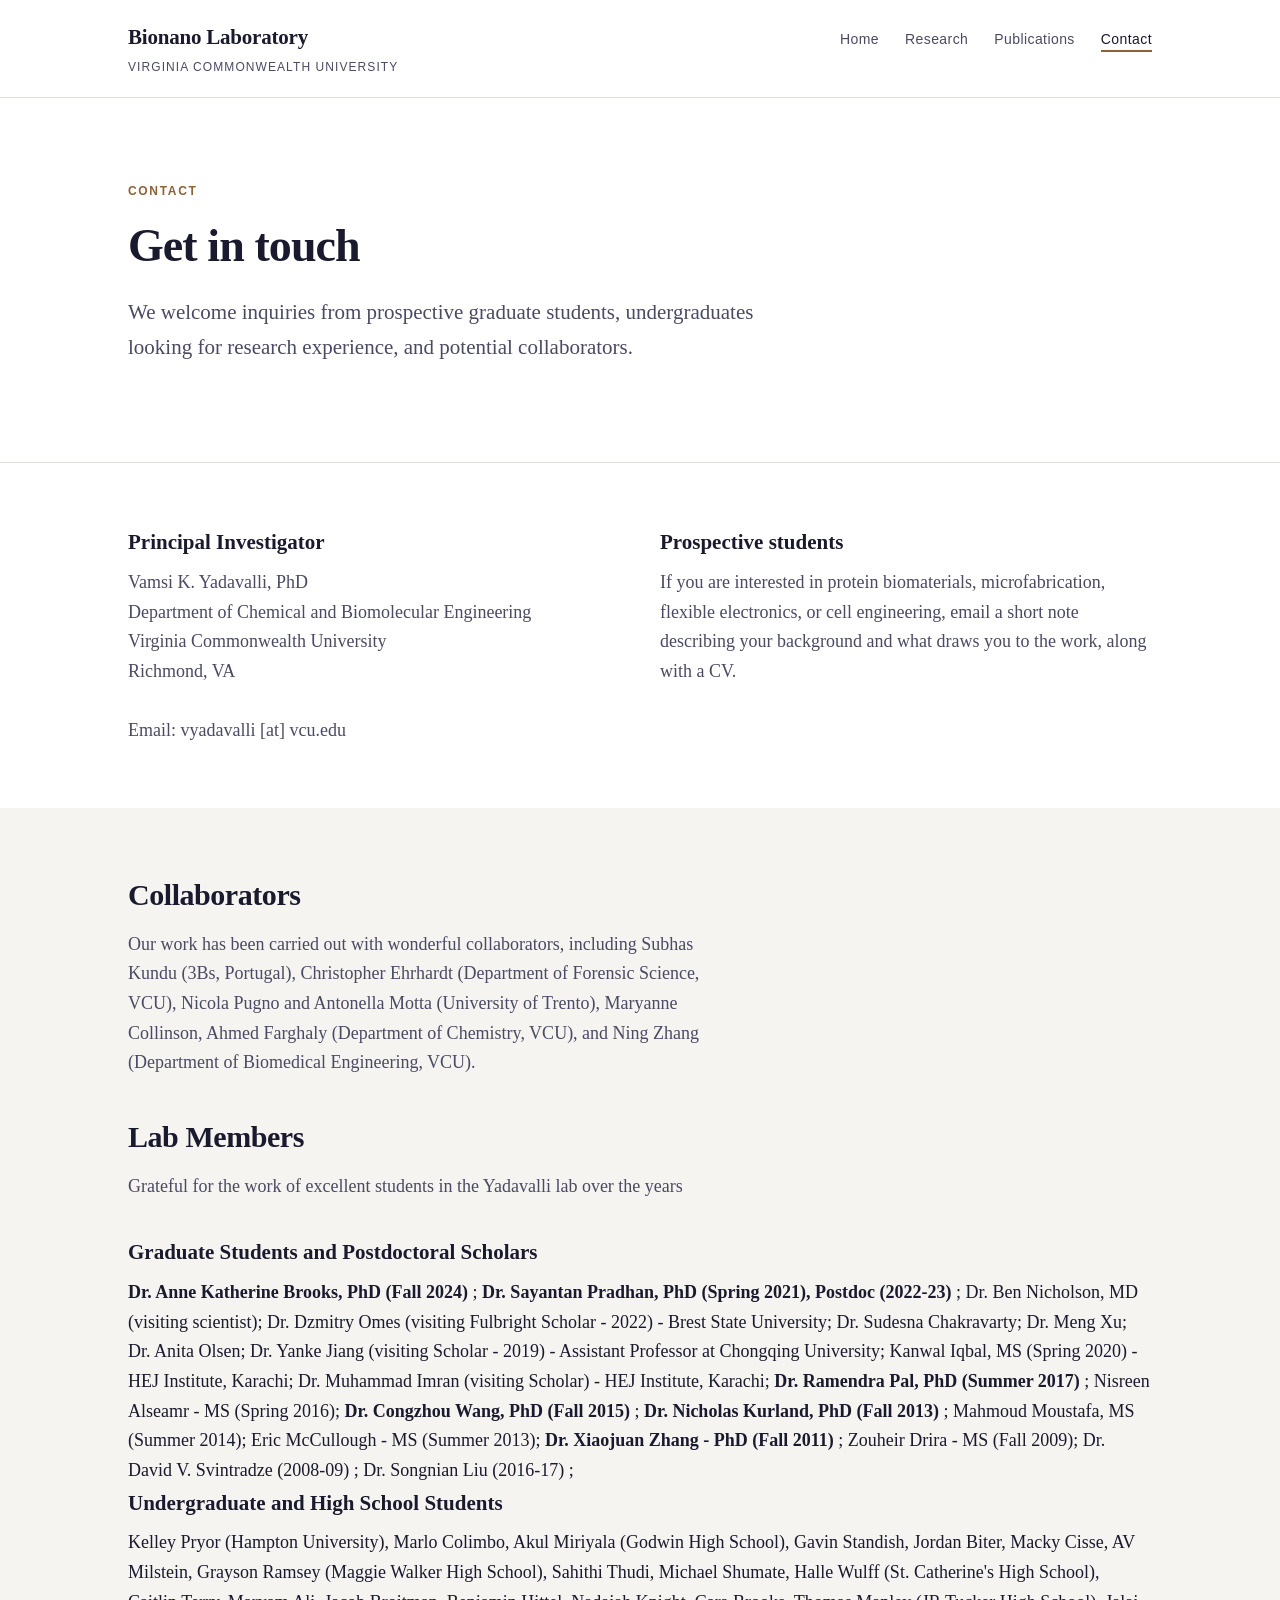
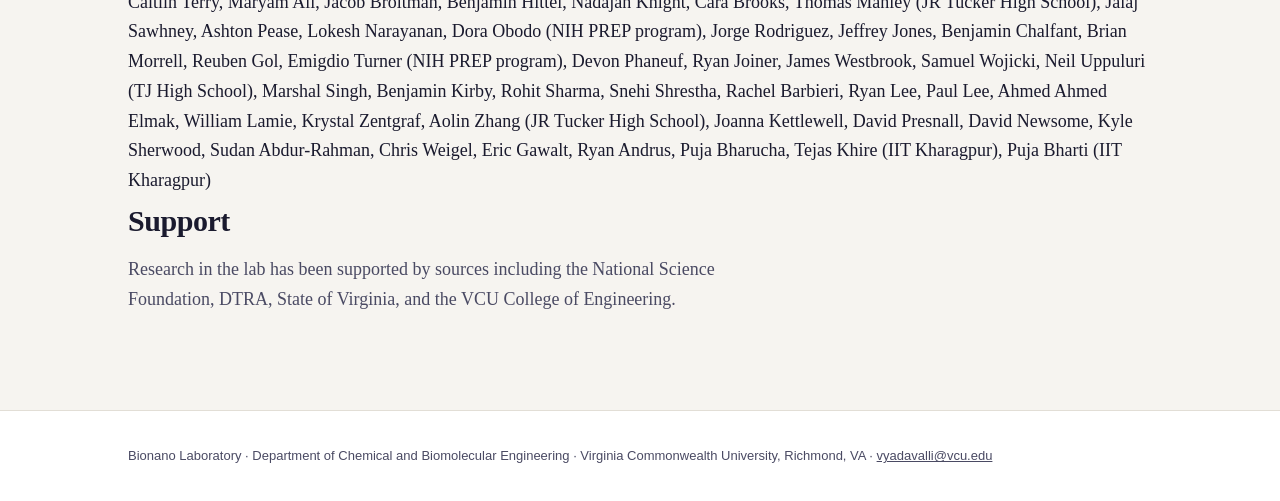
<file: contact.html>
<!DOCTYPE html>
<html lang="en">
<head>
<meta charset="utf-8">
<meta name="viewport" content="width=device-width, initial-scale=1">
<title>Contact &mdash; Bionano Laboratory, VCU</title>
<meta name="description" content="Contact the Bionano Laboratory at Virginia Commonwealth University, and information for prospective students.">
<link rel="stylesheet" href="style.css">
</head>
<body>

<header class="site">
  <div class="wrap">
    <a class="brand" href="index.html">Bionano Laboratory<span>Virginia Commonwealth University</span></a>
    <nav>
      <ul>
        <li><a href="index.html">Home</a></li>
        <li><a href="research.html">Research</a></li>
        <li><a href="publications.html">Publications</a></li>
        <li><a class="active" href="contact.html">Contact</a></li>
      </ul>
    </nav>
  </div>
</header>

<div class="hero">
  <div class="wrap">
    <p class="kicker">Contact</p>
    <h1>Get in touch</h1>
    <p class="lede">We welcome inquiries from prospective graduate students, undergraduates looking for research experience, and potential collaborators.</p>
  </div>
</div>

<section>
  <div class="wrap">
    <div class="contact-grid">
      <div>
        <h3>Principal Investigator</h3>
        <address>
          Vamsi K. Yadavalli, PhD <br>
          Department of Chemical and Biomolecular Engineering<br>
          Virginia Commonwealth University<br>
          Richmond, VA<br><br>
          Email: vyadavalli [at] vcu.edu
        </address>
      </div>
      <div>
        <h3>Prospective students</h3>
        <p class="sub">If you are interested in protein biomaterials, microfabrication, flexible electronics, or cell engineering, email a short note describing your background and what draws you to the work, along with a CV.</p>
      </div>
    </div>
  </div>
</section>

<section class="tint">
  <div class="wrap">
    <h2>Collaborators</h2>
    <p class="sub">Our work has been carried out with wonderful collaborators, including Subhas Kundu (3Bs, Portugal), Christopher Ehrhardt (Department of Forensic Science, VCU), Nicola Pugno and Antonella Motta (University of Trento), Maryanne Collinson, Ahmed Farghaly (Department of Chemistry, VCU), and Ning Zhang (Department of Biomedical Engineering, VCU).</p>

    <h2>Lab Members</h2>
    <p class="sub">Grateful for the work of excellent students in the Yadavalli lab over the years</p>

<h3>Graduate Students and Postdoctoral Scholars</h3>
<b> Dr. Anne Katherine Brooks, PhD (Fall 2024) </b>;
<b> Dr. Sayantan Pradhan, PhD (Spring 2021), Postdoc (2022-23) </b>; 
Dr. Ben Nicholson, MD (visiting scientist);
Dr. Dzmitry Omes (visiting Fulbright Scholar - 2022) - Brest State University; 
Dr. Sudesna Chakravarty;
Dr. Meng Xu;
Dr. Anita Olsen;
Dr. Yanke Jiang (visiting Scholar - 2019) - Assistant Professor at Chongqing University;
Kanwal Iqbal, MS (Spring 2020) - HEJ Institute, Karachi;
Dr. Muhammad Imran (visiting Scholar) - HEJ Institute, Karachi;
<b> Dr. Ramendra Pal, PhD (Summer 2017) </b>;
Nisreen Alseamr - MS (Spring 2016);
<b> Dr. Congzhou Wang, PhD (Fall 2015) </b>;
<b> Dr. Nicholas Kurland, PhD (Fall 2013) </b>; 
Mahmoud Moustafa, MS (Summer 2014);
Eric McCullough - MS (Summer 2013);
<b> Dr. Xiaojuan Zhang - PhD (Fall 2011) </b>;
Zouheir Drira - MS (Fall 2009);
Dr. David V. Svintradze (2008-09) ;
Dr. Songnian Liu (2016-17) ;

<br>

<h3>Undergraduate and High School Students</h3>
Kelley Pryor (Hampton University),
Marlo Colimbo,
Akul Miriyala (Godwin High School),
Gavin Standish,
Jordan Biter,
Macky Cisse,
AV Milstein,
Grayson Ramsey (Maggie Walker High School),
Sahithi Thudi,
Michael Shumate,
Halle Wulff (St. Catherine's High School),
Caitlin Terry,
Maryam Ali,
Jacob Broitman,
Benjamin Hittel,
Nadajah Knight,
Cara Brooks,
Thomas Manley (JR Tucker High School),
Jalaj Sawhney,
Ashton Pease,
Lokesh Narayanan,
Dora Obodo (NIH PREP program),
Jorge Rodriguez,
Jeffrey Jones,
Benjamin Chalfant,
Brian Morrell,
Reuben Gol,
Emigdio Turner (NIH PREP program),
Devon Phaneuf,
Ryan Joiner,
James Westbrook,
Samuel Wojicki,
Neil Uppuluri (TJ High School),
Marshal Singh,
Benjamin Kirby,
Rohit Sharma,
Snehi Shrestha,
Rachel Barbieri,
Ryan Lee,
Paul Lee,
Ahmed Ahmed Elmak,
William Lamie,
Krystal Zentgraf,
Aolin Zhang (JR Tucker High School),
Joanna Kettlewell,
David Presnall,
David Newsome,
Kyle Sherwood,
Sudan Abdur-Rahman,
Chris Weigel,
Eric Gawalt,
Ryan Andrus,
Puja Bharucha,
Tejas Khire (IIT Kharagpur),
Puja Bharti (IIT Kharagpur)

    <h2>Support</h2>
    <p class="sub">Research in the lab has been supported by sources including the National Science Foundation, DTRA, State of Virginia, and the VCU College of Engineering.</p>
  </div>
</section>

<footer class="site">
  <div class="wrap">
    Bionano Laboratory &middot; Department of Chemical and Biomolecular Engineering &middot; Virginia Commonwealth University, Richmond, VA &middot;
    <a href="mailto:vyadavalli@vcu.edu">vyadavalli@vcu.edu</a>
  </div>
</footer>

</body>
</html>
</file>
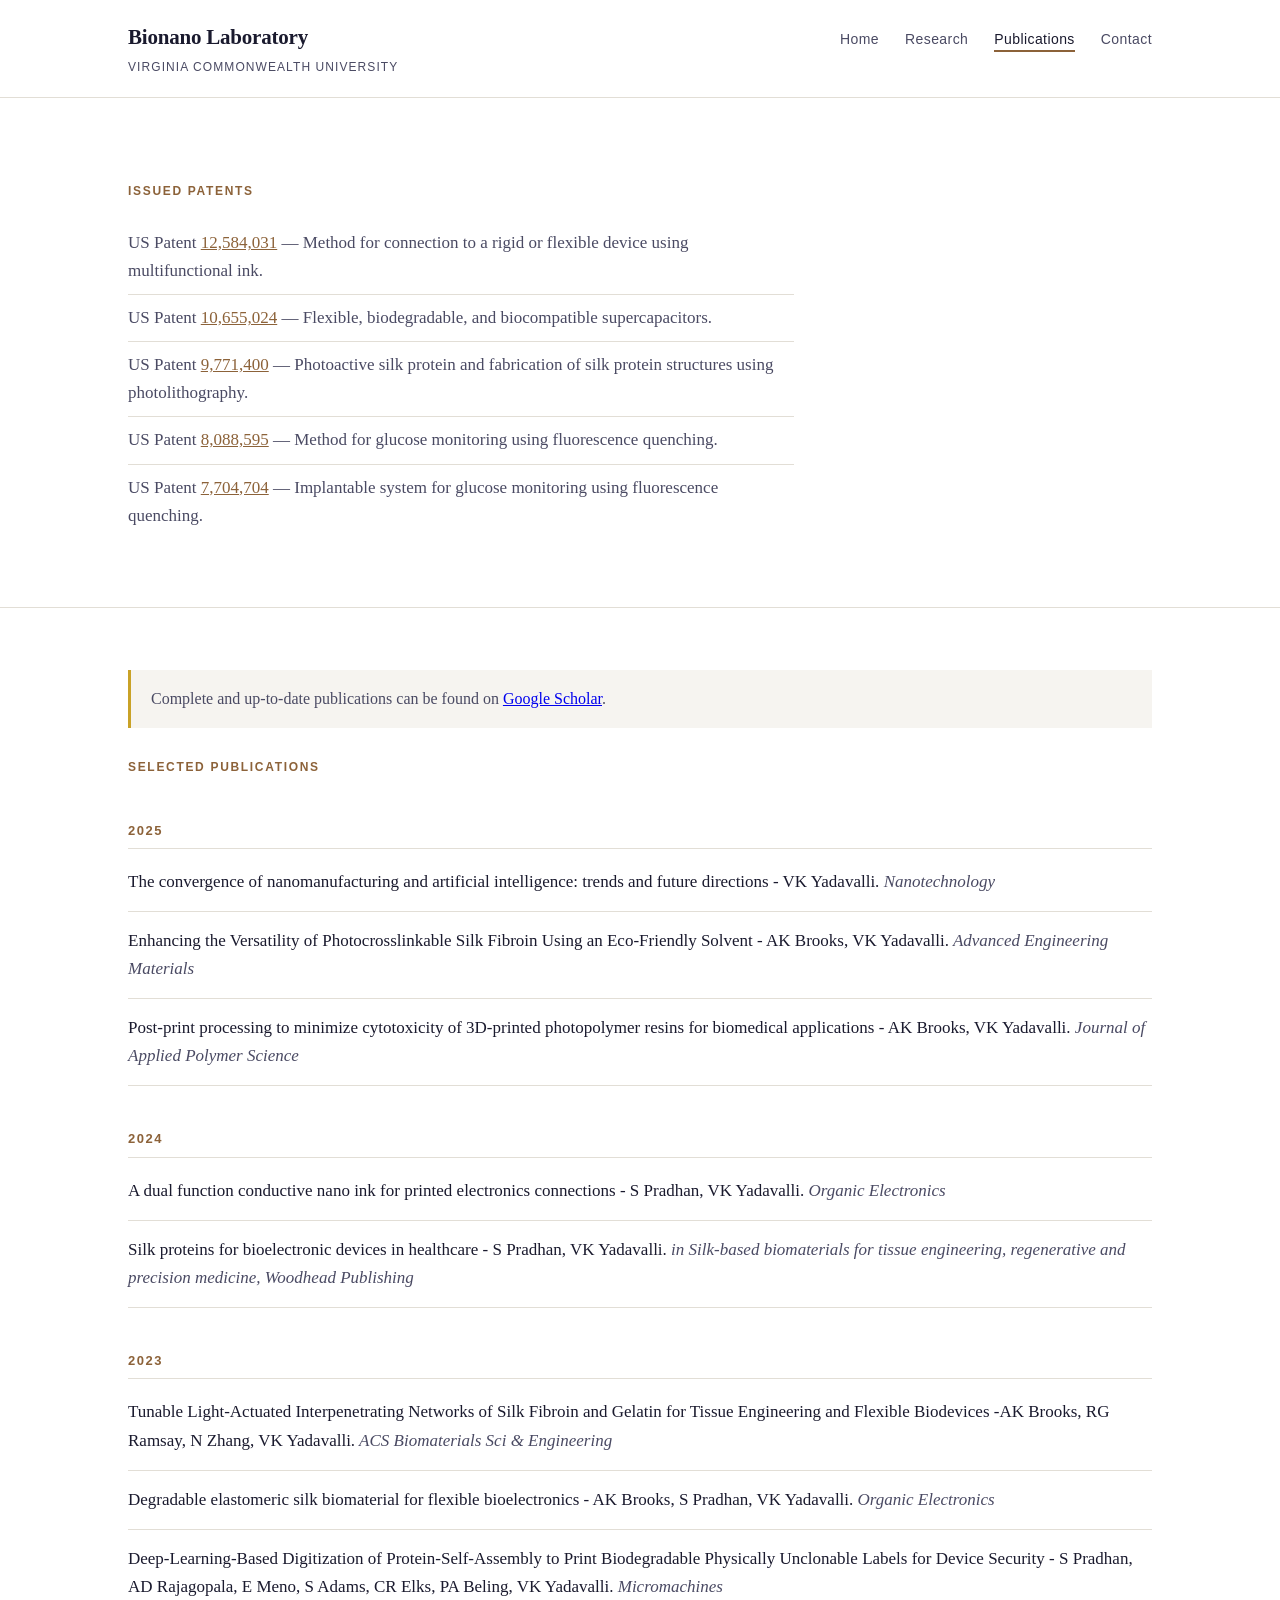
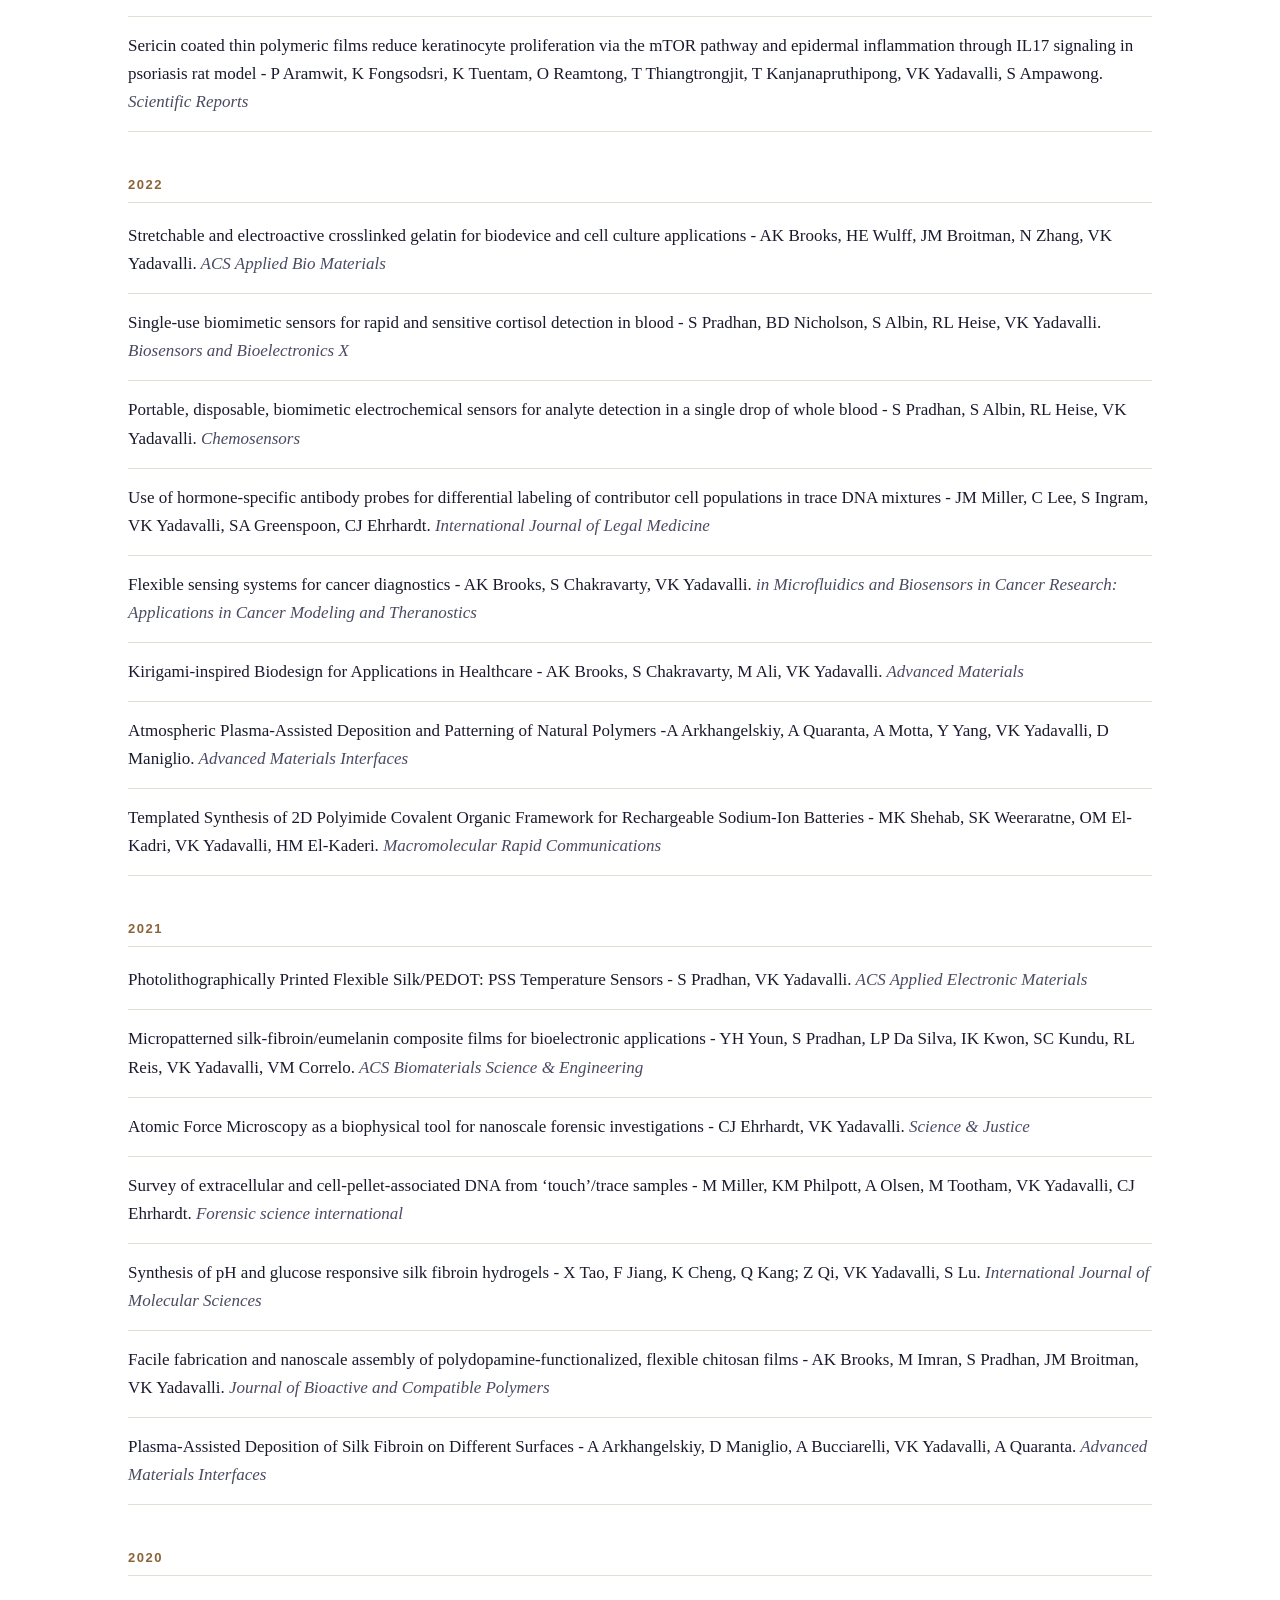
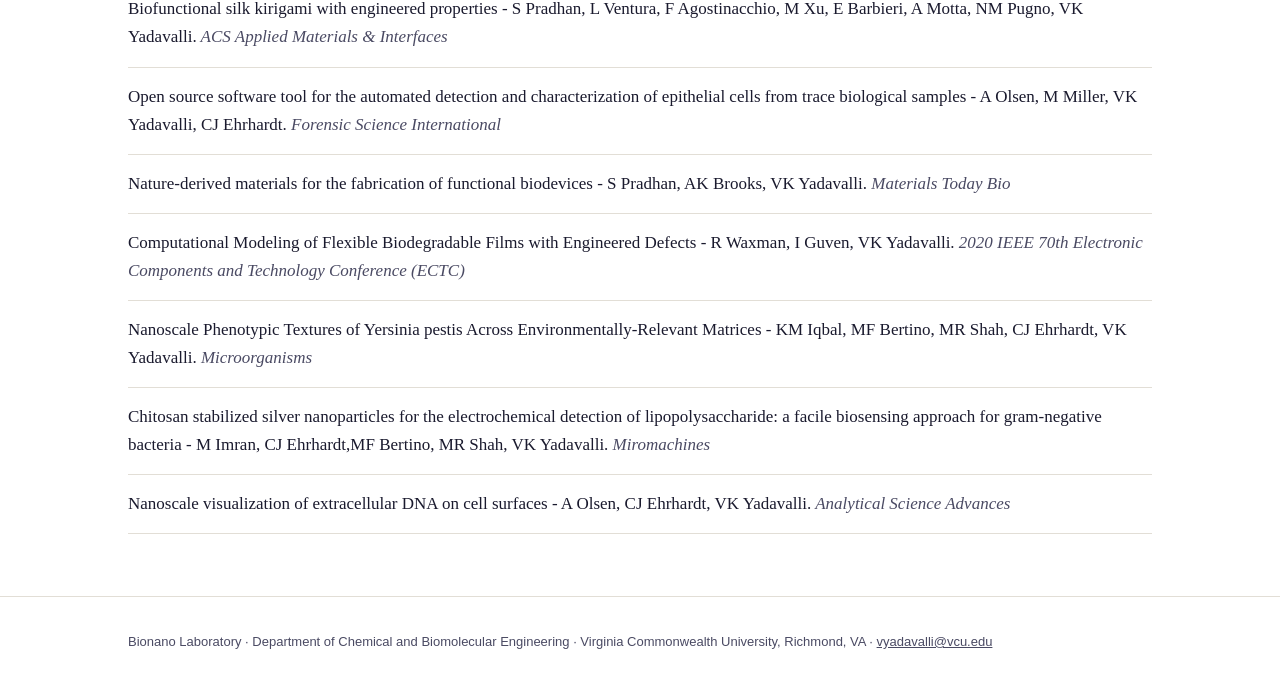
<file: publications.html>
<!DOCTYPE html>
<html lang="en">
<head>
<meta charset="utf-8">
<meta name="viewport" content="width=device-width, initial-scale=1">
<title>Publications &mdash; Bionano Laboratory, VCU</title>
<meta name="description" content="Publications and patents from the Bionano Laboratory">
<link rel="stylesheet" href="style.css">
</head>
<body>

<header class="site">
  <div class="wrap">
    <a class="brand" href="index.html">Bionano Laboratory<span>Virginia Commonwealth University</span></a>
    <nav>
      <ul>
        <li><a href="index.html">Home</a></li>
        <li><a href="research.html">Research</a></li>
        <li><a class="active" href="publications.html">Publications</a></li>
        <li><a href="contact.html">Contact</a></li>
      </ul>
    </nav>
  </div>
</header>

<div class="hero">
  <div class="wrap">
    <p class="kicker">Issued Patents</p>
<!--    <h1>Selected work</h1> -->
    <ul class="patents">
      <li>US Patent <a href="https://patents.justia.com/patent/12584031">12,584,031</a> &mdash; Method for connection to a rigid or flexible device using multifunctional ink.</li>
      <li>US Patent <a href="https://patents.justia.com/patent/10655024">10,655,024</a> &mdash; Flexible, biodegradable, and biocompatible supercapacitors.</li>
      <li>US Patent <a href="https://patents.justia.com/patent/9771400">9,771,400</a> &mdash; Photoactive silk protein and fabrication of silk protein structures using photolithography.</li>
      <li>US Patent <a href="https://patents.justia.com/patent/8088595">8,088,595</a> &mdash; Method for glucose monitoring using fluorescence quenching.</li>
      <li>US Patent <a href="https://patents.justia.com/patent/7704704">7,704,704</a> &mdash; Implantable system for glucose monitoring using fluorescence quenching.</li>
    </ul>
  </div>
</div>

<section>
  <div class="wrap">

<!--    <p class="note"><strong>To finish this page:</strong> each entry below carries the journal, year, and subject drawn from the lab's own presentation, but not the full citation. Replacing these with complete references &mdash; ideally exported from Google Scholar or a BibTeX file &mdash; is the one remaining step. The structure and styling will hold whatever you paste in.</p>
-->

    <p class="note">Complete and up-to-date publications can be found on <a href="https://scholar.google.com/citations?user=qCL5jeMAAAAJ&hl=en">Google Scholar</a>.</p>

<p class="kicker">Selected Publications</p>
    <div class="year-head">2025</div>
    <ol class="pubs">
      <li> The convergence of nanomanufacturing and artificial intelligence: trends and future directions - VK Yadavalli.<em> Nanotechnology</em></li>
      <li> Enhancing the Versatility of Photocrosslinkable Silk Fibroin Using an Eco‐Friendly Solvent - AK Brooks, VK Yadavalli.<em> Advanced Engineering Materials</em></li>
       <li> Post‐print processing to minimize cytotoxicity of 3D‐printed photopolymer resins for biomedical applications - AK Brooks, VK Yadavalli.<em> Journal of Applied Polymer Science</em></li>
    </ol>

    <div class="year-head">2024</div>
    <ol class="pubs">
       <li> A dual function conductive nano ink for printed electronics connections - S Pradhan, VK Yadavalli.<em> Organic Electronics</em></li>
       <li> Silk proteins for bioelectronic devices in healthcare - S Pradhan, VK Yadavalli.<em> in Silk-based biomaterials for tissue engineering, regenerative and precision medicine, Woodhead Publishing</em></li>
    </ol>

    <div class="year-head">2023</div>
    <ol class="pubs">
      <li> Tunable Light-Actuated Interpenetrating Networks of Silk Fibroin and Gelatin for Tissue Engineering and Flexible Biodevices -AK Brooks, RG Ramsay, N Zhang, VK Yadavalli.<em> ACS Biomaterials Sci & Engineering</em></li>
       <li> Degradable elastomeric silk biomaterial for flexible bioelectronics - AK Brooks, S Pradhan, VK Yadavalli.<em> Organic Electronics</em></li>
       <li> Deep-Learning-Based Digitization of Protein-Self-Assembly to Print Biodegradable Physically Unclonable Labels for Device Security - S Pradhan, AD Rajagopala, E Meno, S Adams, CR Elks, PA Beling, VK Yadavalli.<em> Micromachines</em></li>
	<li> Sericin coated thin polymeric films reduce keratinocyte proliferation via the mTOR pathway and epidermal inflammation through IL17 signaling in psoriasis rat model - P Aramwit, K Fongsodsri, K Tuentam, O Reamtong, T Thiangtrongjit, T Kanjanapruthipong, VK Yadavalli, S Ampawong.<em> Scientific Reports</em></li>

    </ol>

    <div class="year-head">2022</div>
    <ol class="pubs">
      <li> Stretchable and electroactive crosslinked gelatin for biodevice and cell culture applications - AK Brooks, HE Wulff, JM Broitman, N Zhang, VK Yadavalli.<em> ACS Applied Bio Materials</em></li>
      <li> Single-use biomimetic sensors for rapid and sensitive cortisol detection in blood - S Pradhan, BD Nicholson, S Albin, RL Heise, VK Yadavalli.<em> Biosensors and Bioelectronics X</em></li>
      <li> Portable, disposable, biomimetic electrochemical sensors for analyte detection in a single drop of whole blood - S Pradhan, S Albin, RL Heise, VK Yadavalli.<em> Chemosensors</em></li>
      <li> Use of hormone-specific antibody probes for differential labeling of contributor cell populations in trace DNA mixtures - JM Miller, C Lee, S Ingram, VK Yadavalli, SA Greenspoon, CJ Ehrhardt.<em> International Journal of Legal Medicine</em></li>
      <li> Flexible sensing systems for cancer diagnostics - AK Brooks, S Chakravarty, VK Yadavalli.<em> in Microfluidics and Biosensors in Cancer Research: Applications in Cancer Modeling and Theranostics</em></li>
      <li> Kirigami‐inspired Biodesign for Applications in Healthcare - AK Brooks, S Chakravarty, M Ali, VK Yadavalli.<em> Advanced Materials</em></li>
      <li> Atmospheric Plasma‐Assisted Deposition and Patterning of Natural Polymers -A Arkhangelskiy, A Quaranta, A Motta, Y Yang, VK Yadavalli, D Maniglio.<em> Advanced Materials Interfaces</em></li>
      <li> Templated Synthesis of 2D Polyimide Covalent Organic Framework for Rechargeable Sodium-Ion Batteries - MK Shehab, SK Weeraratne, OM El-Kadri, VK Yadavalli, HM El-Kaderi.<em> Macromolecular Rapid Communications</em></li>
          </ol>

    <div class="year-head">2021</div>
    <ol class="pubs">
       <li> Photolithographically Printed Flexible Silk/PEDOT: PSS Temperature Sensors - S Pradhan, VK Yadavalli.<em> ACS Applied Electronic Materials</em></li>
      <li> Micropatterned silk-fibroin/eumelanin composite films for bioelectronic applications - YH Youn, S Pradhan, LP Da Silva, IK Kwon, SC Kundu, RL Reis, VK Yadavalli, VM Correlo.<em> ACS Biomaterials Science & Engineering</em></li>
      <li> Atomic Force Microscopy as a biophysical tool for nanoscale forensic investigations - CJ Ehrhardt, VK Yadavalli.<em> Science & Justice</em></li>
      <li> Survey of extracellular and cell-pellet-associated DNA from ‘touch’/trace samples - M Miller, KM Philpott, A Olsen, M Tootham, VK Yadavalli, CJ Ehrhardt.<em> Forensic science international</em></li>
      <li> Synthesis of pH and glucose responsive silk fibroin hydrogels - X Tao, F Jiang, K Cheng, Q Kang; Z Qi, VK Yadavalli, S Lu.<em> International Journal of Molecular Sciences</em></li>
      <li> Facile fabrication and nanoscale assembly of polydopamine-functionalized, flexible chitosan films - AK Brooks, M Imran, S Pradhan, JM Broitman, VK Yadavalli.<em> Journal of Bioactive and Compatible Polymers</em></li>
      <li> Plasma‐Assisted Deposition of Silk Fibroin on Different Surfaces - A Arkhangelskiy, D Maniglio, A Bucciarelli, VK Yadavalli, A Quaranta.<em> Advanced Materials Interfaces</em></li>
    </ol>

    <div class="year-head">2020</div>
    <ol class="pubs">
       <li> Biofunctional silk kirigami with engineered properties - S Pradhan, L Ventura, F Agostinacchio, M Xu, E Barbieri, A Motta, NM Pugno, VK Yadavalli.<em> ACS Applied Materials & Interfaces</em></li>
      <li> Open source software tool for the automated detection and characterization of epithelial cells from trace biological samples - A Olsen, M Miller, VK Yadavalli, CJ Ehrhardt.<em> Forensic Science International</em></li>
      <li> Nature-derived materials for the fabrication of functional biodevices - S Pradhan, AK Brooks, VK Yadavalli.<em> Materials Today Bio</em></li>
      <li> Computational Modeling of Flexible Biodegradable Films with Engineered Defects - R Waxman, I Guven, VK Yadavalli.<em> 2020 IEEE 70th Electronic Components and Technology Conference (ECTC)</em></li>
      <li> Nanoscale Phenotypic Textures of Yersinia pestis Across Environmentally-Relevant Matrices - KM Iqbal, MF Bertino, MR Shah, CJ Ehrhardt, VK Yadavalli.<em> Microorganisms</em></li>
      <li> Chitosan stabilized silver nanoparticles for the electrochemical detection of lipopolysaccharide: a facile biosensing approach for gram-negative bacteria - M Imran, CJ Ehrhardt,MF Bertino, MR Shah, VK Yadavalli.<em> Miromachines</em></li>
      <li> Nanoscale visualization of extracellular DNA on cell surfaces - A Olsen, CJ Ehrhardt, VK Yadavalli.<em> Analytical Science Advances</em></li>
    </ol>

<!--
    <div class="year-head">2020</div>
    <ol class="pubs">
      <li><em>ACS Applied Materials &amp; Interfaces</em> &mdash; silk films with kirigami-inspired design; device fabrication with kirigami cuts.</li>
    </ol>
-->

  </div>
</section>

<footer class="site">
  <div class="wrap">
    Bionano Laboratory &middot; Department of Chemical and Biomolecular Engineering &middot; Virginia Commonwealth University, Richmond, VA &middot;
    <a href="mailto:vyadavalli@vcu.edu">vyadavalli@vcu.edu</a>
  </div>
</footer>

</body>
</html>
</file>
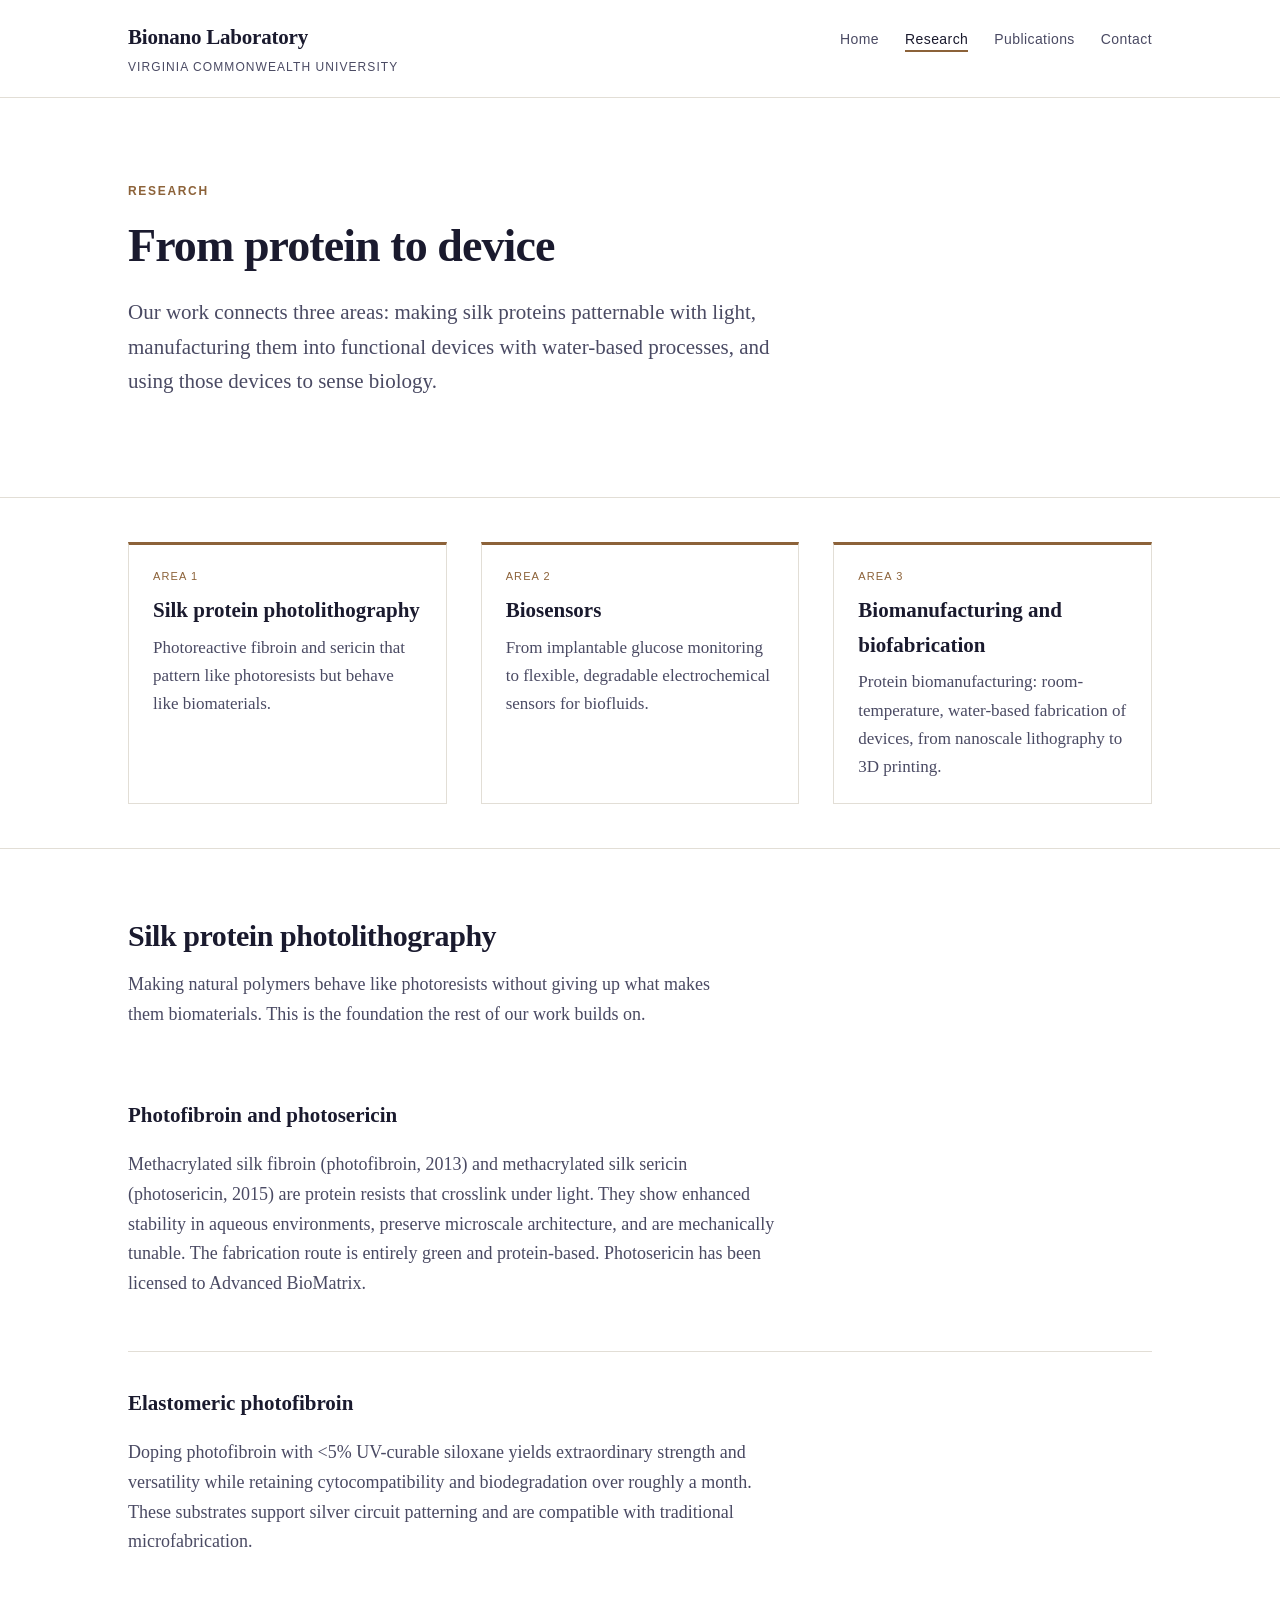
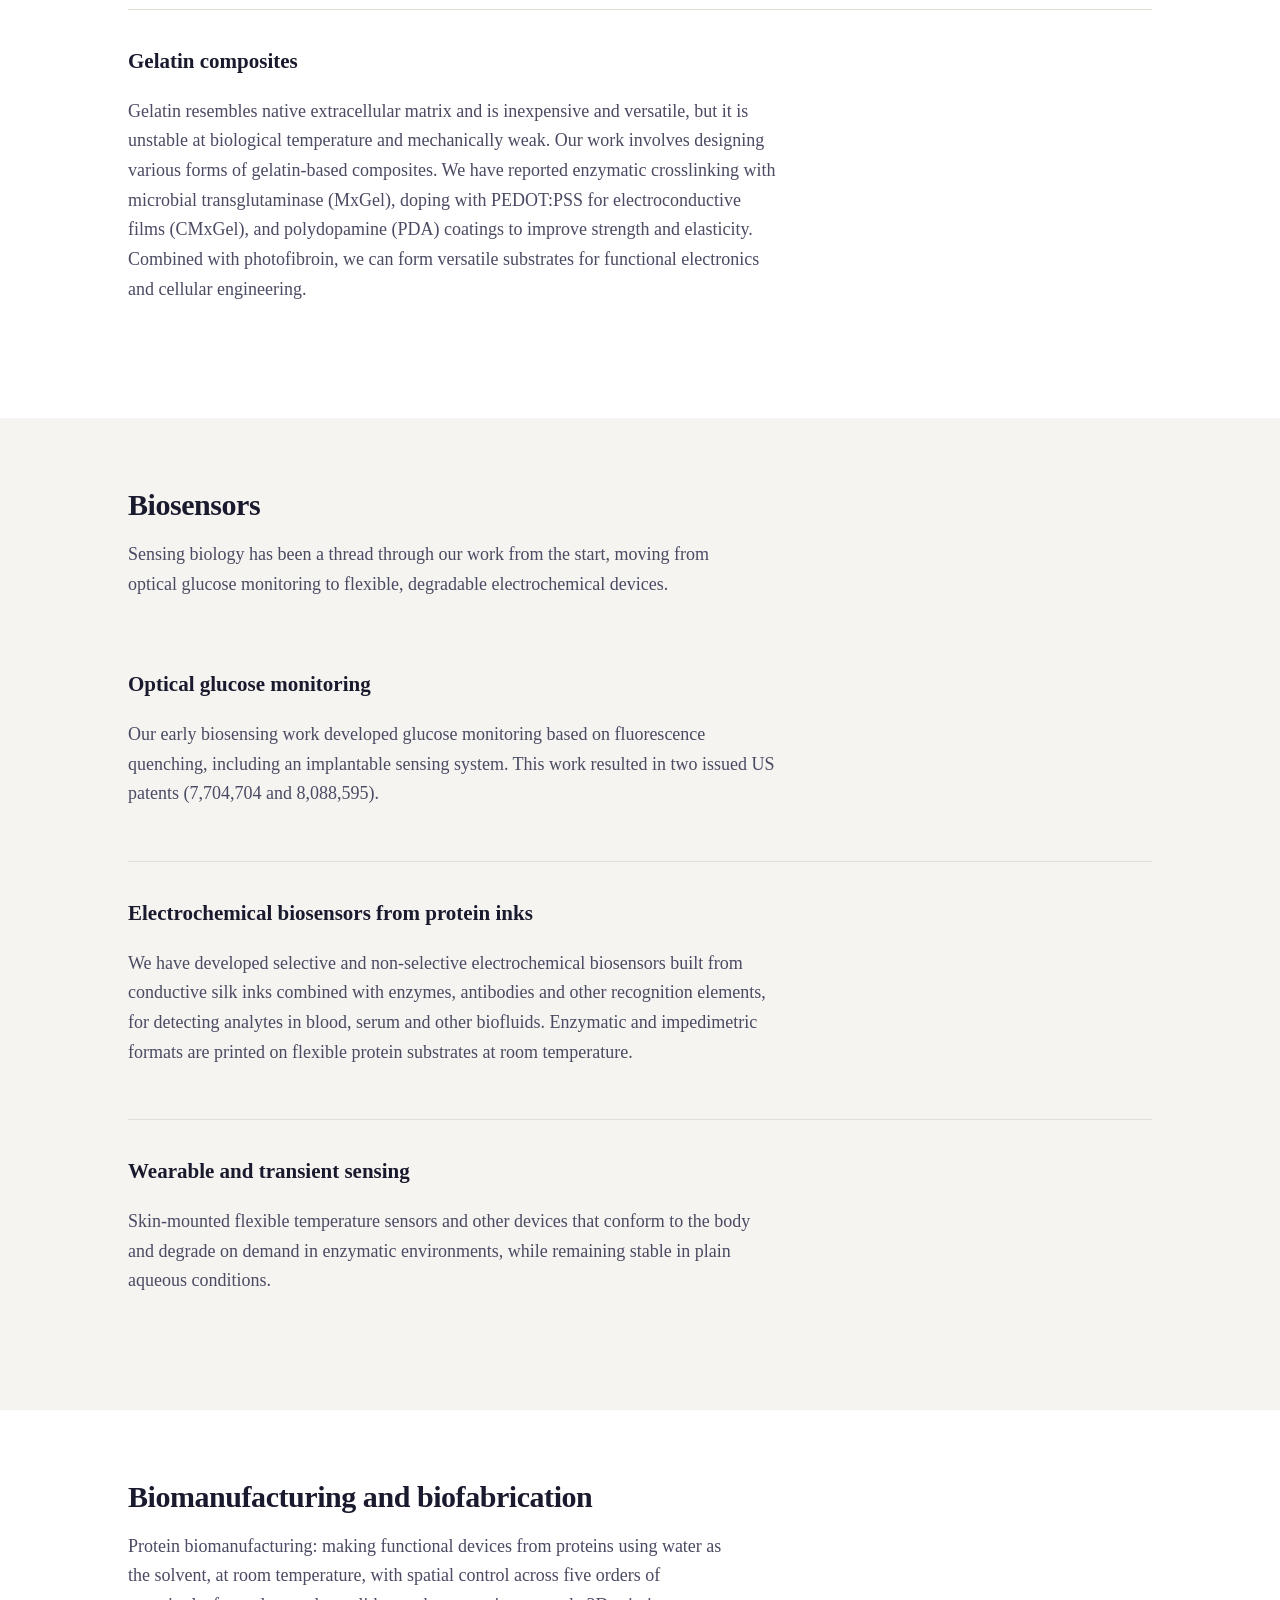
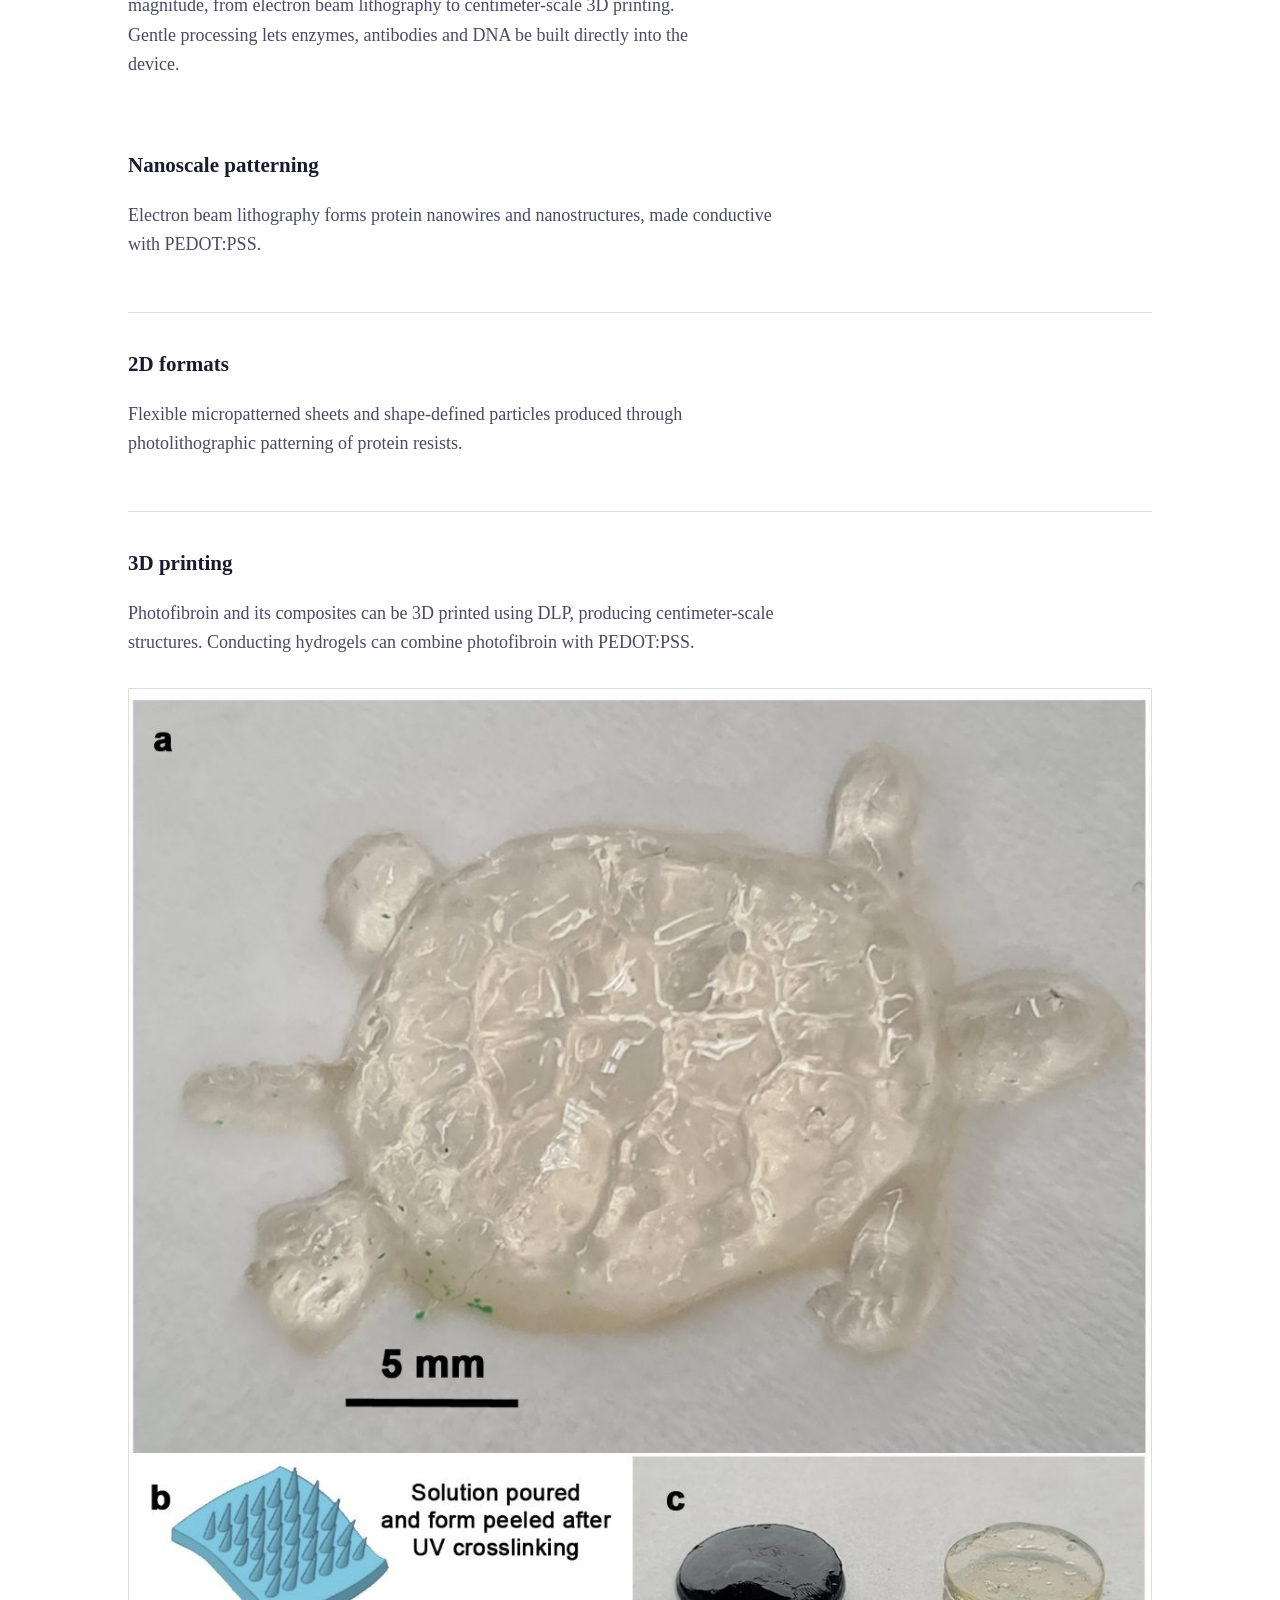
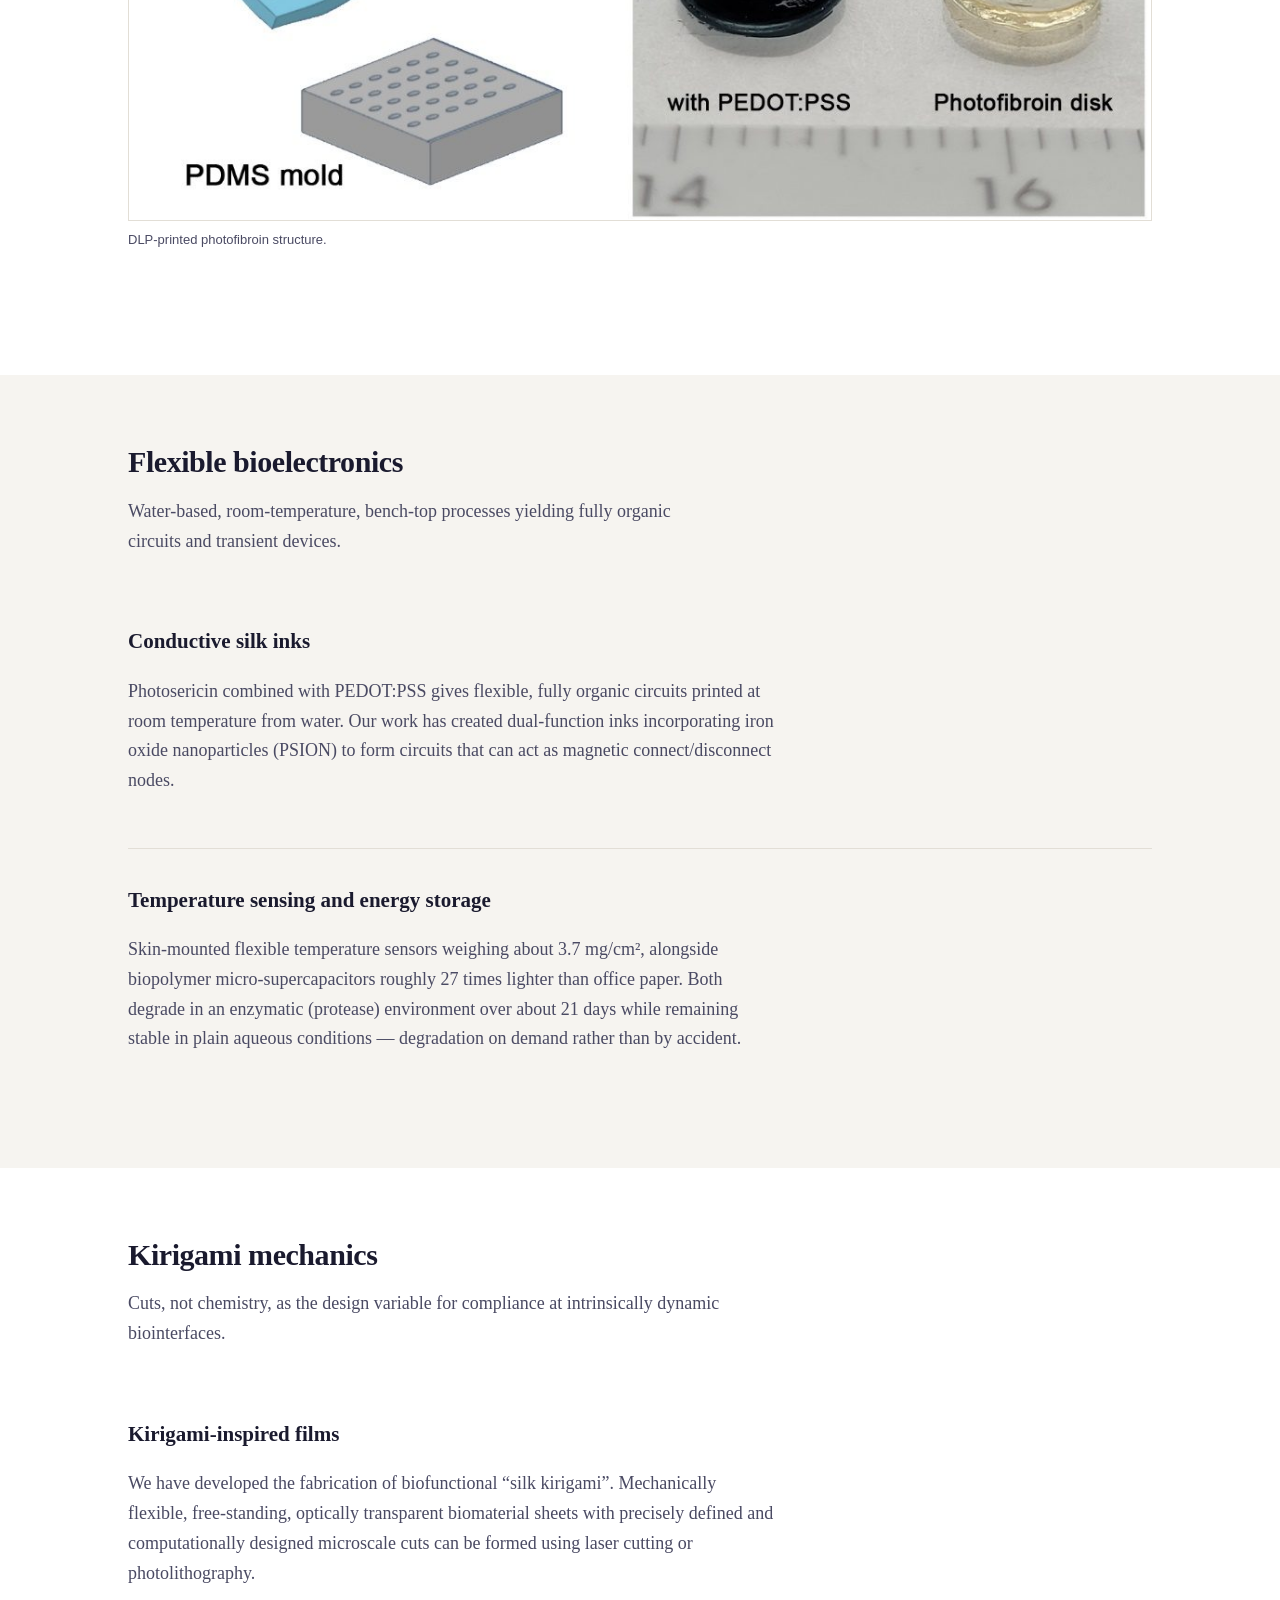
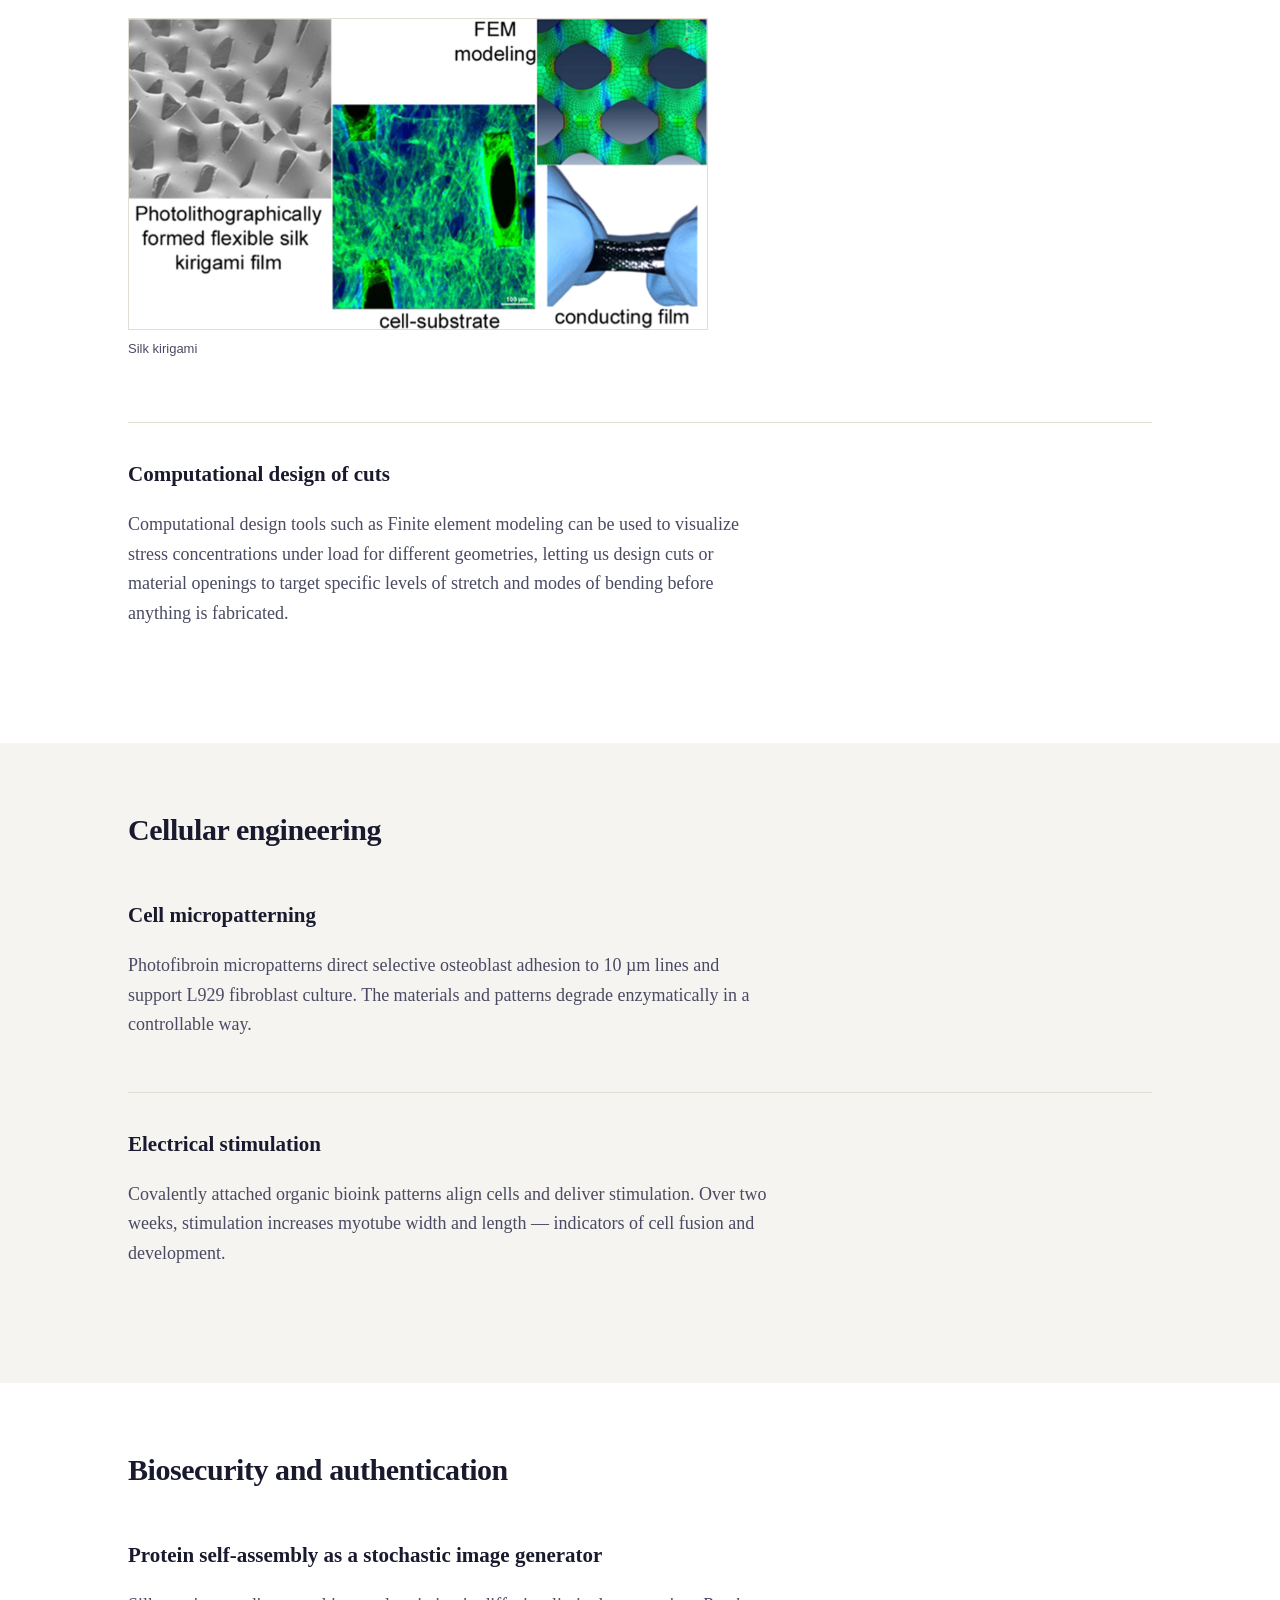
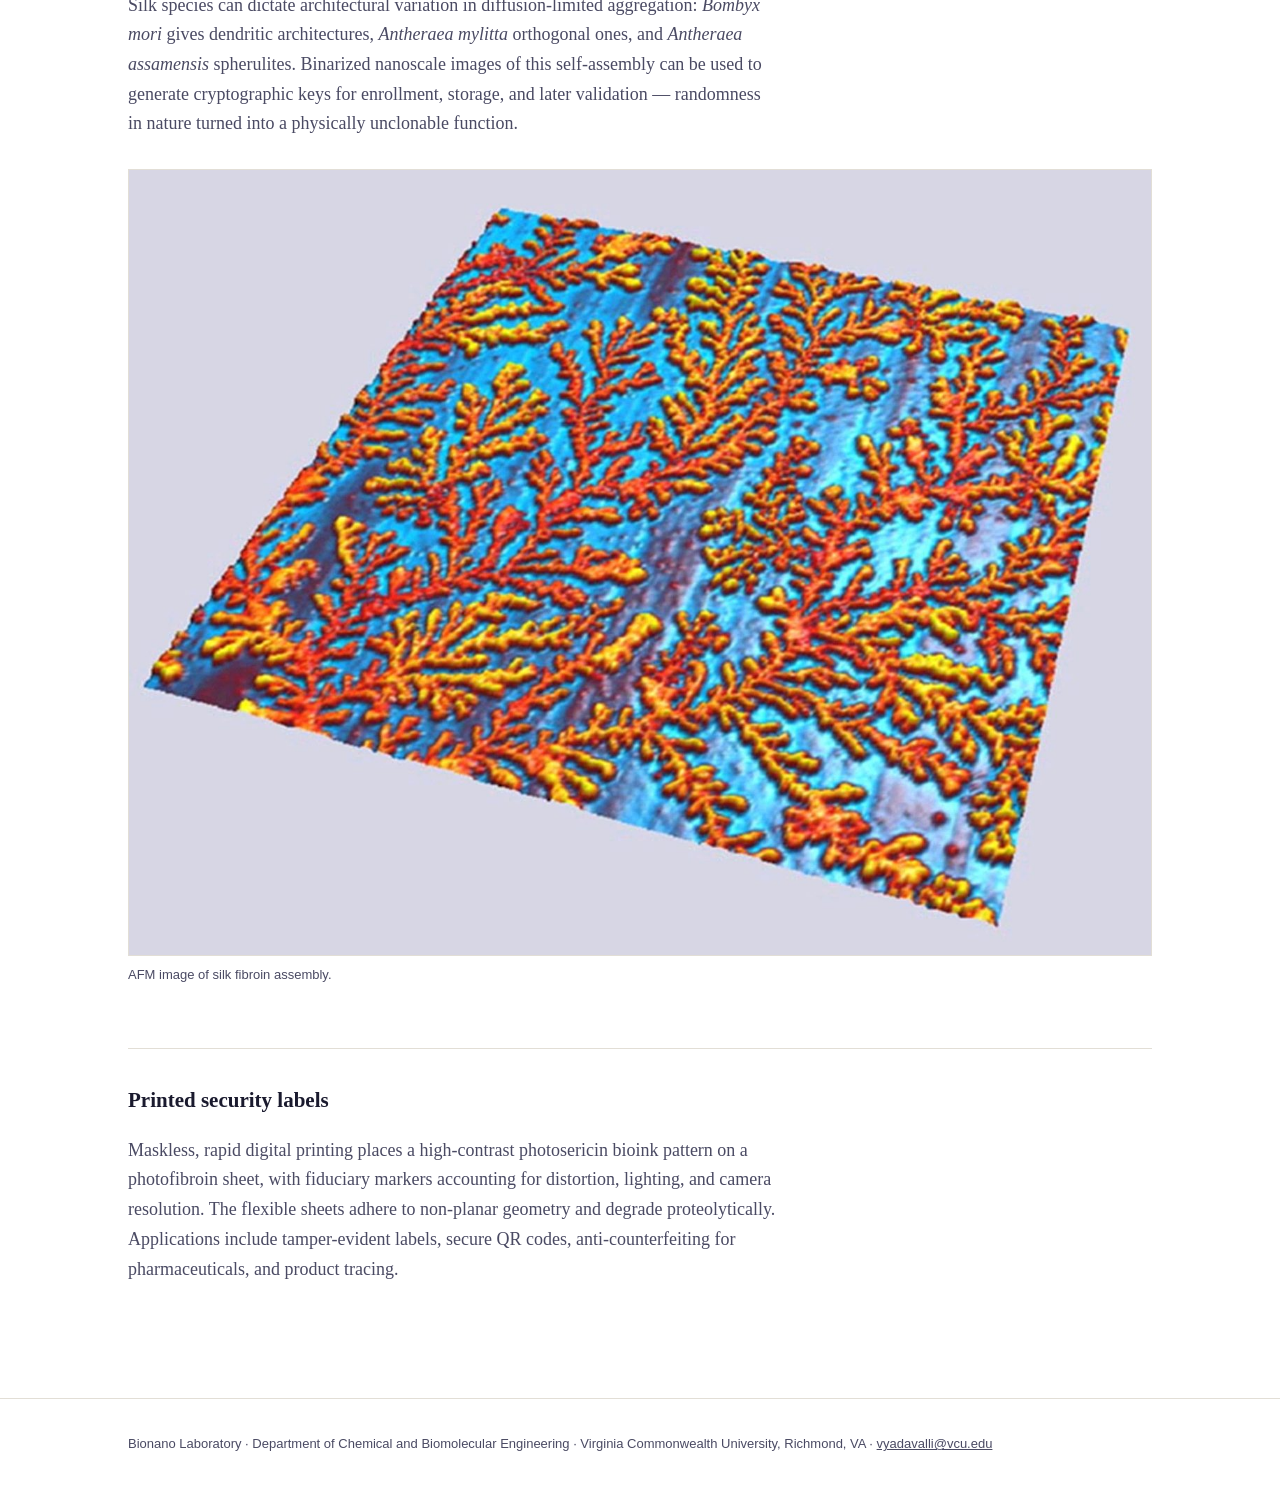
<file: research.html>
<!DOCTYPE html>
<html lang="en">
<head>
<meta charset="utf-8">
<meta name="viewport" content="width=device-width, initial-scale=1">
<title>Research: Silk Photolithography, Biosensors, Biomanufacturing and Biofabrication | Yadavalli Lab, VCU</title>
<meta name="description" content="Research in Vamsi K. Yadavalli's Bionano Laboratory at VCU spans silk protein photolithography, biosensors, and protein biomanufacturing and biofabrication, along with flexible bioelectronics, kirigami mechanics, and cellular engineering.">
<link rel="stylesheet" href="style.css">
</head>
<body>

<header class="site">
  <div class="wrap">
    <a class="brand" href="index.html">Bionano Laboratory<span>Virginia Commonwealth University</span></a>
    <nav>
      <ul>
        <li><a href="index.html">Home</a></li>
        <li><a class="active" href="research.html">Research</a></li>
        <li><a href="publications.html">Publications</a></li>
        <li><a href="contact.html">Contact</a></li>
      </ul>
    </nav>
  </div>
</header>

<div class="hero">
  <div class="wrap">
    <p class="kicker">Research</p>
    <h1>From protein to device</h1>
    <p class="lede">Our work connects three areas: making silk proteins patternable with light, manufacturing them into functional devices with water-based processes, and using those devices to sense biology.</p>
  </div>
</div>

<section class="areas">
  <div class="wrap">
    <div class="grid">
      <a class="card area" href="#photolithography">
        <span class="tag">Area 1</span>
        <h3>Silk protein photolithography</h3>
        <p>Photoreactive fibroin and sericin that pattern like photoresists but behave like biomaterials.</p>
      </a>
      <a class="card area" href="#biosensors">
        <span class="tag">Area 2</span>
        <h3>Biosensors</h3>
        <p>From implantable glucose monitoring to flexible, degradable electrochemical sensors for biofluids.</p>
      </a>
      <a class="card area" href="#biomanufacturing">
        <span class="tag">Area 3</span>
        <h3>Biomanufacturing and biofabrication</h3>
        <p>Protein biomanufacturing: room-temperature, water-based fabrication of devices, from nanoscale lithography to 3D printing.</p>
      </a>
    </div>
  </div>
</section>

<section id="photolithography">
  <div class="wrap">
    <h2>Silk protein photolithography</h2>
    <p class="sub">Making natural polymers behave like photoresists without giving up what makes them biomaterials. This is the foundation the rest of our work builds on.</p>

    <div class="topic">
      <h3>Photofibroin and photosericin</h3>
      <p>Methacrylated silk fibroin (photofibroin, 2013) and methacrylated silk sericin (photosericin, 2015) are protein resists that crosslink under light. They show enhanced stability in aqueous environments, preserve microscale architecture, and are mechanically tunable. The fabrication route is entirely green and protein-based. Photosericin has been licensed to Advanced BioMatrix.</p>
<!--      <p class="refs">Advanced Materials 2013, 2014 &middot; US Patent 9,771,400</p> -->
    </div>

    <div class="topic">
      <h3>Elastomeric photofibroin</h3>
      <p>Doping photofibroin with <5% UV-curable siloxane yields extraordinary strength and versatility while retaining cytocompatibility and biodegradation over roughly a month. These substrates support silver circuit patterning and are compatible with traditional microfabrication.</p>
<!--      <p class="refs">ACS Applied Bio Materials 2023</p>	-->
    </div>

    <div class="topic">
      <h3>Gelatin composites</h3>
      <p>Gelatin resembles native extracellular matrix and is inexpensive and versatile, but it is unstable at biological temperature and mechanically weak. Our work involves designing various forms of gelatin-based composites. We have reported enzymatic crosslinking with microbial transglutaminase (MxGel), doping with PEDOT:PSS for electroconductive films (CMxGel), and polydopamine (PDA) coatings to improve strength and elasticity. Combined with photofibroin, we can form versatile substrates for functional electronics and cellular engineering.</p>
<!--      <p class="refs">ACS Applied Bio Materials 2022 &middot; ACS Biomaterials Science &amp; Engineering 2023</p>	-->
    </div>
  </div>
</section>

<section class="tint" id="biosensors">
  <div class="wrap">
    <h2>Biosensors</h2>
    <p class="sub">Sensing biology has been a thread through our work from the start, moving from optical glucose monitoring to flexible, degradable electrochemical devices.</p>

    <div class="topic">
      <h3>Optical glucose monitoring</h3>
      <p>Our early biosensing work developed glucose monitoring based on fluorescence quenching, including an implantable sensing system. This work resulted in two issued US patents (7,704,704 and 8,088,595).</p>
    </div>

    <div class="topic">
      <h3>Electrochemical biosensors from protein inks</h3>
      <p>We have developed selective and non-selective electrochemical biosensors built from conductive silk inks combined with enzymes, antibodies and other recognition elements, for detecting analytes in blood, serum and other biofluids. Enzymatic and impedimetric formats are printed on flexible protein substrates at room temperature.</p>
<!--      <p class="refs">Biosensors &amp; Bioelectronics 2016 &middot; Sensors and Actuators B 2017 &middot; ACS Sensors 2019</p>	-->
    </div>

    <div class="topic">
      <h3>Wearable and transient sensing</h3>
      <p>Skin-mounted flexible temperature sensors and other devices that conform to the body and degrade on demand in enzymatic environments, while remaining stable in plain aqueous conditions.</p>
    </div>
  </div>
</section>

<section id="biomanufacturing">
  <div class="wrap">
    <h2>Biomanufacturing and biofabrication</h2>
    <p class="sub">Protein biomanufacturing: making functional devices from proteins using water as the solvent, at room temperature, with spatial control across five orders of magnitude, from electron beam lithography to centimeter-scale 3D printing. Gentle processing lets enzymes, antibodies and DNA be built directly into the device.</p>

    <div class="topic">
      <h3>Nanoscale patterning</h3>
      <p>Electron beam lithography forms protein nanowires and nanostructures, made conductive with PEDOT:PSS.</p>
<!--      <p class="refs">Macromolecular Materials and Engineering 2017 &middot; Nanotechnology 2018</p>	-->
    </div>

    <div class="topic">
      <h3>2D formats</h3>
      <p>Flexible micropatterned sheets and shape-defined particles produced through photolithographic patterning of protein resists.</p>
<!--      <p class="refs">ACS Applied Materials &amp; Interfaces 2015 &middot; European Polymer Journal 2016</p>	-->
    </div>

    <div class="topic">
      <h3>3D printing</h3>
      <p>Photofibroin and its composites can be 3D printed using DLP, producing centimeter-scale structures. Conducting hydrogels can combine photofibroin with PEDOT:PSS.</p>
<!--      <p class="refs">Advanced Engineering Materials 2025</p>	-->
      <div class="gallery">
        <figure>
          <img src="images/printed-3d.jpg" alt="A 3D-printed silk protein structure shaped like a turtle shell, with a scale bar of 5 millimeters">
          <figcaption>DLP-printed photofibroin structure.</figcaption>
        </figure>

<!--    <figure>
          <img src="images/kirigami-device.jpg" alt="A dark kirigami-cut device in a culture dish containing pink medium">
          <figcaption>Cut device in culture.</figcaption>
        </figure>
        <figure>
          <img src="images/silk-films.jpg" alt="Flexible silk protein films, one printed with a logo, held up outdoors">
          <figcaption>Freestanding printed films.</figcaption>
        </figure>
-->
      </div>
    </div>
  </div>
</section>

<section class="tint" id="bioelectronics">
  <div class="wrap">
    <h2>Flexible bioelectronics</h2>
    <p class="sub">Water-based, room-temperature, bench-top processes yielding fully organic circuits and transient devices.</p>

    <div class="topic">
      <h3>Conductive silk inks</h3>
      <p>Photosericin combined with PEDOT:PSS gives flexible, fully organic circuits printed at room temperature from water. Our work has created dual-function inks incorporating iron oxide nanoparticles (PSION) to form circuits that can act as magnetic connect/disconnect nodes.</p>
<!--      <p class="refs">Advanced Materials 2016 &middot; Organic Electronics 2024 &middot; US Patent allowance, Nov 2025</p>	-->
    </div>


    <div class="topic">
      <h3>Temperature sensing and energy storage</h3>
      <p>Skin-mounted flexible temperature sensors weighing about 3.7 mg/cm&sup2;, alongside biopolymer micro-supercapacitors roughly 27 times lighter than office paper. Both degrade in an enzymatic (protease) environment over about 21 days while remaining stable in plain aqueous conditions &mdash; degradation on demand rather than by accident.</p>
<!--      <p class="refs">ACS Applied Materials &amp; Interfaces 2018 &middot; ACS Applied Electronic Materials 2021</p>	-->
    </div>
  </div>
</section>

<section id="kirigami">
  <div class="wrap">
    <h2>Kirigami mechanics</h2>
    <p class="sub">Cuts, not chemistry, as the design variable for compliance at intrinsically dynamic biointerfaces.</p>

    <div class="topic">
      <h3>Kirigami-inspired films</h3>
      <p> We have developed the fabrication of biofunctional “silk kirigami”. Mechanically flexible, free-standing, optically transparent  biomaterial sheets with precisely defined and computationally designed microscale cuts can be formed using laser cutting or photolithography.</p>
      <figure>
        <img src="images/kiri.jpg" alt="Silk kirigami"> 
        <figcaption>Silk kirigami</figcaption>
      </figure>
<!--      <p>Introducing engineered cuts into conductive fibroin sheets improves conformability, flexibility, and diffusion. Films load small molecules such as FITC-dextran, and C2C12 cells adhere and form cytoskeletal bridges across the cuts over a week of culture.</p>
      <p class="refs">ACS Applied Materials &amp; Interfaces 2020</p>
-->
    </div>

    <div class="topic">
      <h3>Computational design of cuts</h3>
      <p>Computational design tools such as Finite element modeling can be used to visualize stress concentrations under load for different geometries, letting us design cuts or material openings to target specific levels of stretch and modes of bending before anything is fabricated.</p>
    </div>

<!--
    <div class="topic">
      <h3>Cell stacking in nanosheets</h3>
      <p>Kirigami sheets stack into millimeter-thick macroscale constructs where the cut design aids nutrient and oxygen transport to inner layers. C2C12 myoblasts differentiate over three weeks into elongated, multinucleated myotubes expressing sarcomeric alpha actin, and electrical stimulation provides actuation.</p>
      <p class="refs">ACS Biomaterials Science &amp; Engineering 2023 &middot; work in progress, 2025</p>
    </div>
-->
  </div>
</section>

<section class="tint" id="cells">
  <div class="wrap">
    <h2>Cellular engineering</h2>

    <div class="topic">
      <h3>Cell micropatterning</h3>
      <p>Photofibroin micropatterns direct selective osteoblast adhesion to 10 &micro;m lines and support L929 fibroblast culture. The materials and patterns degrade enzymatically in a controllable way.</p>
<!--      <p class="refs">Advanced Materials Interfaces 2019</p>	-->
    </div>

    <div class="topic">
      <h3>Electrical stimulation</h3>
      <p>Covalently attached organic bioink patterns align cells and deliver stimulation. Over two weeks, stimulation increases myotube width and length &mdash; indicators of cell fusion and development.</p>
<!--      <p class="refs">ACS Biomaterials Science &amp; Engineering 2023</p>	-->
    </div>
  </div>
</section>

<section id="biosecurity">
  <div class="wrap">
    <h2>Biosecurity and authentication</h2>

    <div class="topic">
      <h3>Protein self-assembly as a stochastic image generator</h3>
      <p>Silk species can dictate architectural variation in diffusion-limited aggregation: <em>Bombyx mori</em> gives dendritic architectures, <em>Antheraea mylitta</em> orthogonal ones, and <em>Antheraea assamensis</em> spherulites. Binarized nanoscale images of this self-assembly can be used to generate cryptographic keys for enrollment, storage, and later validation &mdash; randomness in nature turned into a physically unclonable function.</p>
      <div class="gallery">
        <figure>
          <img src="images/AFM-TO~1.JPG" alt="AFM image of silk fibroin assembly showing Diffusion Limited Aggregation">
          <figcaption>AFM image of silk fibroin assembly.</figcaption>
        </figure>
      </div>	
    </div>

    <div class="topic">
      <h3>Printed security labels</h3>
      <p>Maskless, rapid digital printing places a high-contrast photosericin bioink pattern on a photofibroin sheet, with fiduciary markers accounting for distortion, lighting, and camera resolution. The flexible sheets adhere to non-planar geometry and degrade proteolytically. Applications include tamper-evident labels, secure QR codes, anti-counterfeiting for pharmaceuticals, and product tracing.</p>
    </div>
  </div>
</section>

<footer class="site">
  <div class="wrap">
    Bionano Laboratory &middot; Department of Chemical and Biomolecular Engineering &middot; Virginia Commonwealth University, Richmond, VA &middot;
    <a href="mailto:vyadavalli@vcu.edu">vyadavalli@vcu.edu</a>
  </div>
</footer>

</body>
</html>
</file>
<file: style.css>
:root {
  --ink: #1a1a2e;
  --ink-soft: #4a4a63;
  --paper: #ffffff;
  --paper-tint: #f6f4f0;
  --accent: #8c6239;
  --accent-light: #c9a227;
  --rule: #e2ded6;
  --max: 1080px;
}

* { box-sizing: border-box; }

html { scroll-behavior: smooth; }

body {
  margin: 0;
  font-family: "Charter", "Georgia", "Cambria", serif;
  font-size: 18px;
  line-height: 1.65;
  color: var(--ink);
  background: var(--paper);
  -webkit-font-smoothing: antialiased;
}

.wrap {
  max-width: var(--max);
  margin: 0 auto;
  padding: 0 28px;
}

/* ---------- Header / nav ---------- */

header.site {
  border-bottom: 1px solid var(--rule);
  background: var(--paper);
  position: sticky;
  top: 0;
  z-index: 10;
}

header.site .wrap {
  display: flex;
  align-items: baseline;
  justify-content: space-between;
  flex-wrap: wrap;
  gap: 12px;
  padding-top: 20px;
  padding-bottom: 20px;
}

.brand {
  font-size: 21px;
  font-weight: 700;
  letter-spacing: -0.01em;
  color: var(--ink);
  text-decoration: none;
}

.brand span {
  display: block;
  font-family: "Helvetica Neue", Arial, sans-serif;
  font-size: 12px;
  font-weight: 500;
  letter-spacing: 0.09em;
  text-transform: uppercase;
  color: var(--ink-soft);
  margin-top: 3px;
}

nav ul {
  list-style: none;
  display: flex;
  gap: 26px;
  margin: 0;
  padding: 0;
  font-family: "Helvetica Neue", Arial, sans-serif;
  font-size: 14px;
  letter-spacing: 0.03em;
}

nav a {
  color: var(--ink-soft);
  text-decoration: none;
  padding-bottom: 3px;
  border-bottom: 2px solid transparent;
}

nav a:hover { color: var(--ink); }

nav a.active {
  color: var(--ink);
  border-bottom-color: var(--accent);
}

/* ---------- Hero ---------- */

.hero {
  padding: 84px 0 68px;
  border-bottom: 1px solid var(--rule);
}

.hero h1 {
  font-size: 46px;
  line-height: 1.15;
  letter-spacing: -0.02em;
  margin: 0 0 22px;
  max-width: 20ch;
}

.hero p.lede {
  font-size: 21px;
  color: var(--ink-soft);
  max-width: 62ch;
  margin: 0 0 30px;
}

.kicker {
  font-family: "Helvetica Neue", Arial, sans-serif;
  font-size: 12px;
  font-weight: 600;
  letter-spacing: 0.14em;
  text-transform: uppercase;
  color: var(--accent);
  margin: 0 0 18px;
}

.btn {
  display: inline-block;
  font-family: "Helvetica Neue", Arial, sans-serif;
  font-size: 14px;
  letter-spacing: 0.03em;
  padding: 11px 22px;
  border: 1px solid var(--ink);
  color: var(--ink);
  text-decoration: none;
  margin-right: 12px;
}

.btn:hover { background: var(--ink); color: var(--paper); }

/* ---------- Sections ---------- */

section { padding: 62px 0; }

section.tint { background: var(--paper-tint); }

h2 {
  font-size: 30px;
  letter-spacing: -0.015em;
  margin: 0 0 10px;
}

h3 {
  font-size: 21px;
  margin: 0 0 8px;
}

.sub {
  color: var(--ink-soft);
  max-width: 66ch;
  margin: 0 0 34px;
}

.grid {
  display: grid;
  grid-template-columns: repeat(auto-fit, minmax(280px, 1fr));
  gap: 34px;
}

.card h3 { margin-bottom: 6px; }

.card p {
  color: var(--ink-soft);
  font-size: 17px;
  margin: 0;
}

.card .tag {
  font-family: "Helvetica Neue", Arial, sans-serif;
  font-size: 11px;
  letter-spacing: 0.1em;
  text-transform: uppercase;
  color: var(--accent);
  display: block;
  margin-bottom: 8px;
}

/* ---------- Principal investigator ---------- */

section.pi { border-bottom: 1px solid var(--rule); }

.pi-grid {
  display: grid;
  grid-template-columns: 96px 1fr;
  gap: 28px;
  align-items: start;
}

.pi-photo {
  width: 96px;
  height: 96px;
  object-fit: cover;
  border-radius: 50%;
  border: 1px solid var(--rule);
}

@media (max-width: 720px) {
  .pi-grid { grid-template-columns: 1fr; gap: 16px; }
}

.pi-titles {
  font-family: "Helvetica Neue", Arial, sans-serif;
  font-size: 15px;
  line-height: 1.6;
  color: var(--ink-soft);
  max-width: 80ch;
  margin: 0 0 18px;
}

.pi .sub { margin-bottom: 18px; }

.pi-links {
  font-family: "Helvetica Neue", Arial, sans-serif;
  font-size: 14px;
  margin: 0;
}

.pi-links a { color: var(--accent); }

/* ---------- Research areas overview ---------- */

section.areas { padding: 44px 0; border-bottom: 1px solid var(--rule); }

a.card.area {
  display: block;
  text-decoration: none;
  color: var(--ink);
  padding: 22px 24px;
  border: 1px solid var(--rule);
  border-top: 3px solid var(--accent);
  background: var(--paper);
}

a.card.area:hover { border-color: var(--accent); }

section[id] { scroll-margin-top: 90px; }

/* ---------- Research detail ---------- */

.topic {
  padding: 34px 0;
  border-bottom: 1px solid var(--rule);
  display: flow-root; /* contains floated figures so they can't spill into the next topic */
}

.topic:last-child { border-bottom: none; }

.topic p { color: var(--ink-soft); max-width: 72ch; }

.refs {
  font-family: "Helvetica Neue", Arial, sans-serif;
  font-size: 13px;
  color: var(--accent);
  margin-top: 10px;
}

/* ---------- Patents list (hero) ---------- */

ul.patents {
  list-style: none;
  padding: 0;
  margin: 0;
  max-width: 74ch;
}

ul.patents li {
  font-size: 17px;
  color: var(--ink-soft);
  padding: 9px 0;
  border-bottom: 1px solid var(--rule);
}

ul.patents li:last-child { border-bottom: none; }

ul.patents a {
  color: var(--accent);
  font-variant-numeric: tabular-nums;
}

/* ---------- Publications ---------- */

.year-head {
  font-family: "Helvetica Neue", Arial, sans-serif;
  font-size: 13px;
  font-weight: 700;
  letter-spacing: 0.12em;
  color: var(--accent);
  border-bottom: 1px solid var(--rule);
  padding-bottom: 7px;
  margin: 42px 0 4px;
}

ol.pubs {
  list-style: none;
  padding: 0;
  margin: 0;
}

ol.pubs li {
  padding: 15px 0;
  border-bottom: 1px solid var(--rule);
  font-size: 17px;
}

ol.pubs li em { color: var(--ink-soft); }

.note {
  background: var(--paper-tint);
  border-left: 3px solid var(--accent-light);
  padding: 16px 20px;
  font-size: 16px;
  color: var(--ink-soft);
  margin: 0 0 30px;
}

/* ---------- Contact ---------- */

.contact-grid {
  display: grid;
  grid-template-columns: repeat(auto-fit, minmax(260px, 1fr));
  gap: 40px;
}

.contact-grid a { color: var(--accent); }

address {
  font-style: normal;
  color: var(--ink-soft);
}

/* ---------- Images ---------- */

/* Base: every image scales down, never overflows its container. */
img {
  max-width: 100%;
  height: auto;
  display: block;
}

/* A figure with an optional caption. Use for single images in a text flow.
   max-width controls how big images render — lower it if they still feel too large. */
figure {
  margin: 30px 0;
  max-width: 580px;
}

figure img {
  width: 100%;
  border: 1px solid var(--rule);
}

figcaption {
  font-family: "Helvetica Neue", Arial, sans-serif;
  font-size: 13px;
  line-height: 1.5;
  color: var(--ink-soft);
  margin-top: 9px;
  max-width: 62ch;
}

/* Float a figure beside text on wide screens. */
figure.side {
  float: right;
  width: 44%;
  margin: 6px 0 22px 34px;
}

@media (max-width: 720px) {
  figure.side { float: none; width: 100%; margin: 24px 0; }
}

/* A row of images that reflows on narrow screens.
   The 230px minimum sets how wide each tile gets before the row rewraps —
   raise it for fewer, bigger tiles; lower it for more, smaller ones. */
.gallery {
  display: grid;
  grid-template-columns: repeat(auto-fit, minmax(230px, 1fr));
  gap: 22px;
  margin: 30px 0;
}

.gallery figure { margin: 0; max-width: none; }

/* Square-cropped thumbnails, useful when source images vary in shape. */
.gallery.square img {
  aspect-ratio: 1 / 1;
  object-fit: cover;
}

/* Image at the top of a card on the home page. */
.card img {
  width: 100%;
  aspect-ratio: 4 / 3;
  object-fit: cover;
  border: 1px solid var(--rule);
  margin-bottom: 14px;
}

/* ---------- Hero with background image ---------- */

/* Add class "photo" to .hero and set --hero-image inline on the element.
   The gradient keeps text legible over any photograph. */
.hero.photo {
  position: relative;
  background-image:
    linear-gradient(to right, rgba(255,255,255,0.96) 0%, rgba(255,255,255,0.88) 45%, rgba(255,255,255,0.55) 100%),
    var(--hero-image);
  background-size: cover;
  background-position: center;
}

/* Dark variant: white text over a darkened photograph. */
.hero.photo.dark {
  background-image:
    linear-gradient(to right, rgba(20,20,32,0.93) 0%, rgba(20,20,32,0.78) 55%, rgba(20,20,32,0.5) 100%),
    var(--hero-image);
  color: var(--paper);
}

.hero.photo.dark h1 { color: var(--paper); }
.hero.photo.dark p.lede { color: rgba(255,255,255,0.86); }
.hero.photo.dark .kicker { color: var(--accent-light); }

.hero.photo.dark .btn {
  border-color: rgba(255,255,255,0.6);
  color: var(--paper);
}

.hero.photo.dark .btn:hover {
  background: var(--paper);
  color: var(--ink);
}

/* Subtle repeating texture for tinted sections. */
.tint.texture {
  background-image:
    linear-gradient(rgba(246,244,240,0.94), rgba(246,244,240,0.94)),
    var(--texture-image);
  background-size: auto, 420px;
}

/* ---------- Footer ---------- */

footer.site {
  border-top: 1px solid var(--rule);
  padding: 34px 0;
  font-family: "Helvetica Neue", Arial, sans-serif;
  font-size: 13px;
  color: var(--ink-soft);
}

footer.site a { color: var(--ink-soft); }

@media (max-width: 640px) {
  body { font-size: 17px; }
  .hero { padding: 54px 0 44px; }
  .hero h1 { font-size: 33px; }
  .hero p.lede { font-size: 19px; }
  h2 { font-size: 25px; }
  nav ul { gap: 18px; }
}
</file>
